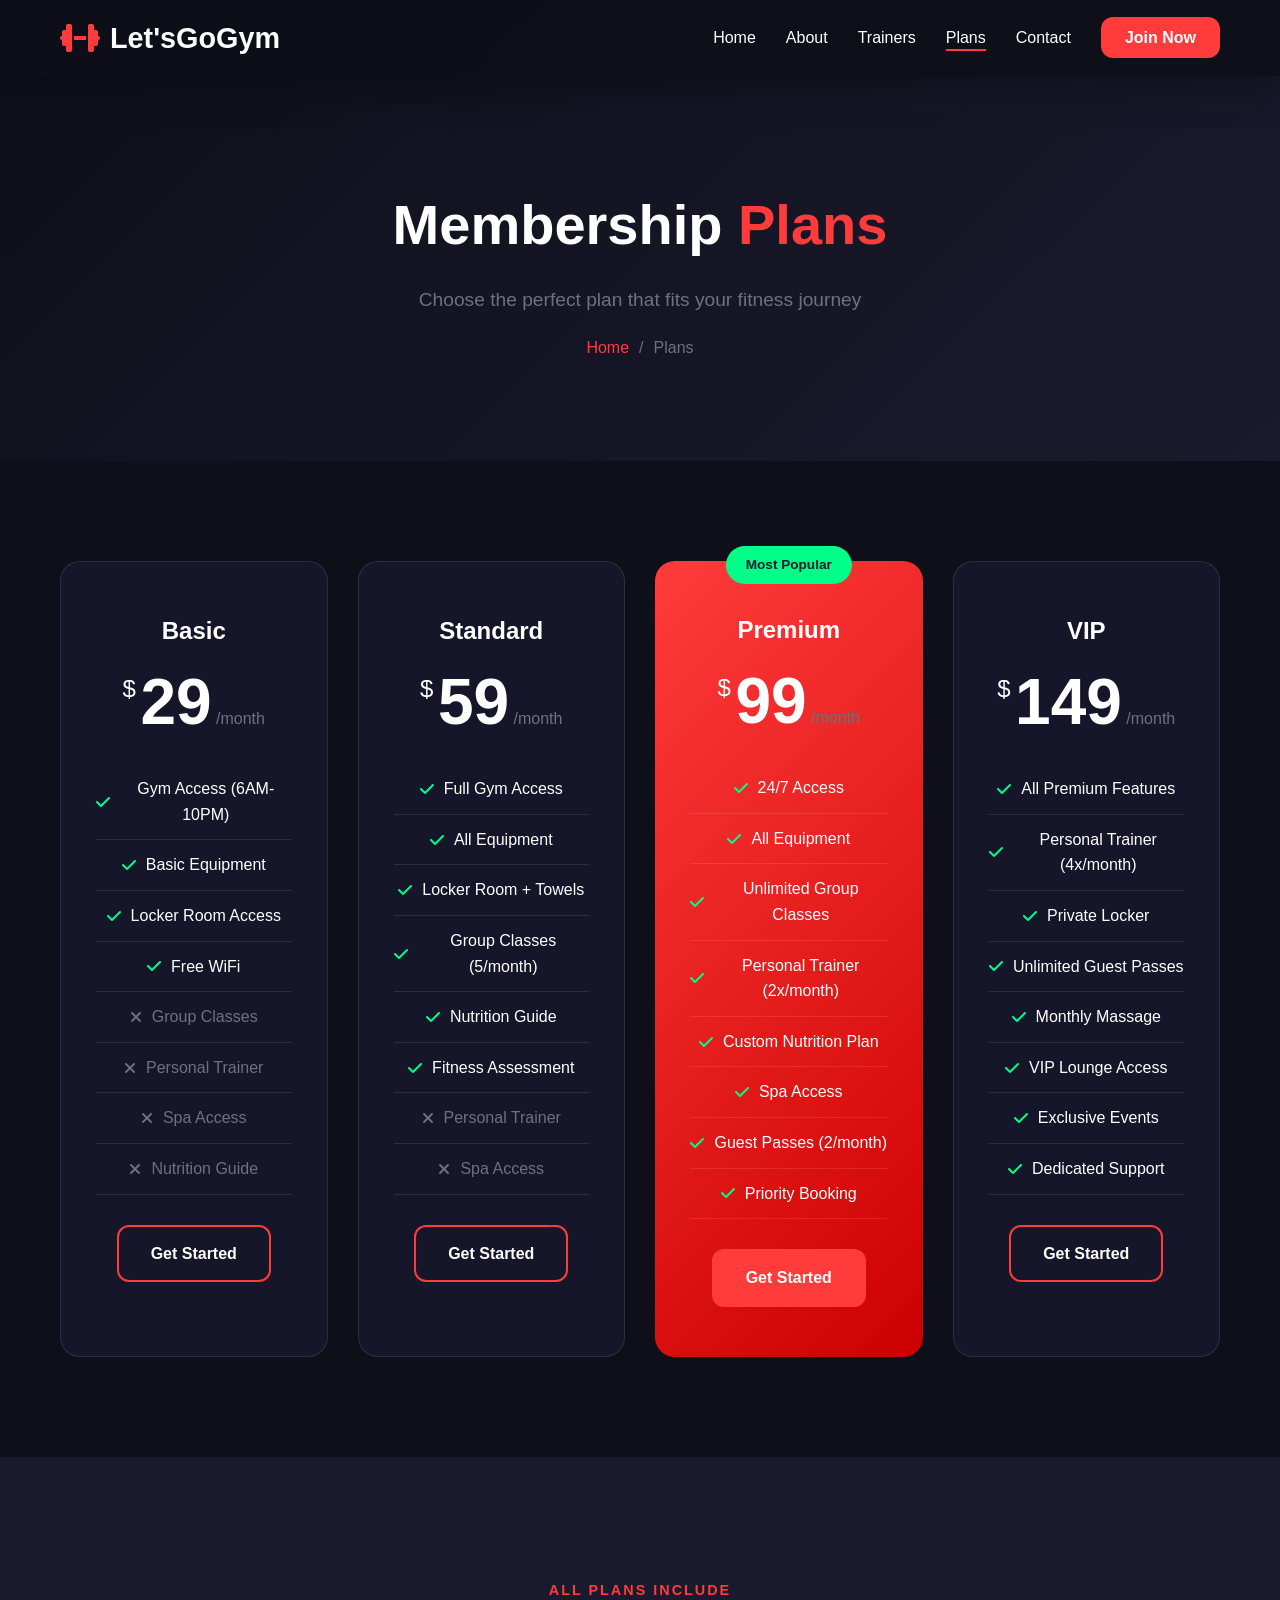
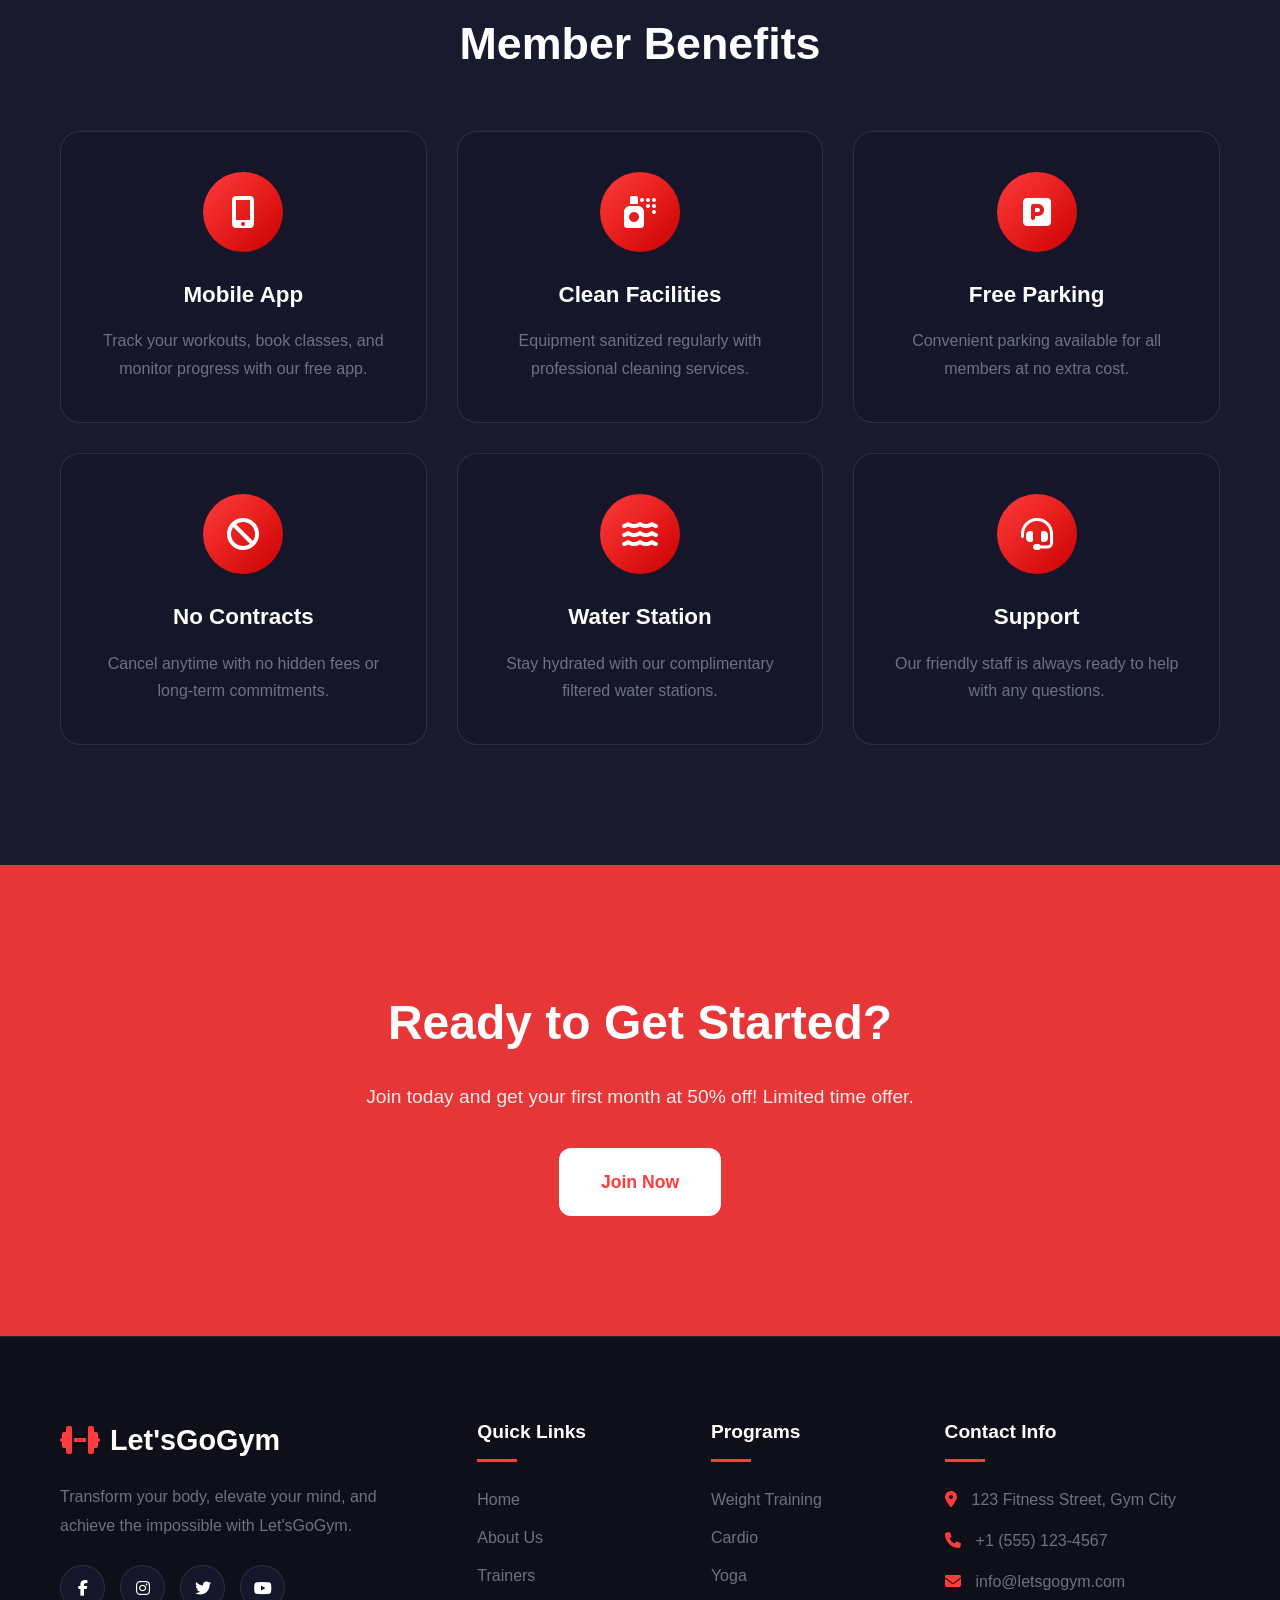
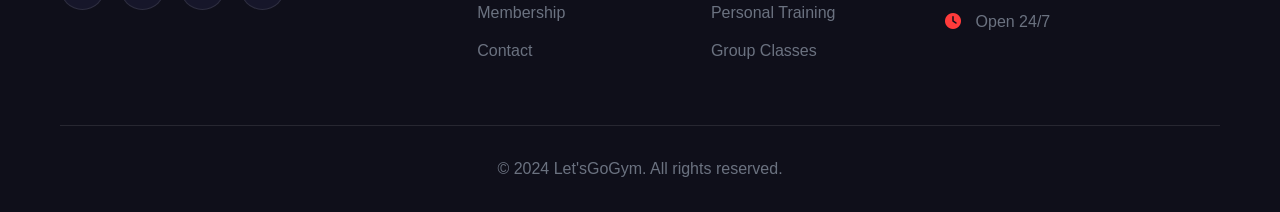
<file: about.html>
<!DOCTYPE html>
<html lang="en">
<head>
    <meta charset="UTF-8">
    <meta name="viewport" content="width=device-width, initial-scale=1.0">
    <title>Membership Plans - Let'sGoGym</title>
    <link rel="stylesheet" href="style.css">
    <link rel="stylesheet" href="https://cdnjs.cloudflare.com/ajax/libs/font-awesome/6.4.0/css/all.min.css">
</head>
<body>
    <!-- Navigation -->
    <nav class="navbar scrolled">
        <div class="nav-container">
            <a href="index.html" class="logo">
                <i class="fas fa-dumbbell"></i>
                Let'sGoGym
            </a>
            <button class="nav-toggle" aria-label="Toggle navigation">
                <span class="hamburger"></span>
            </button>
            <ul class="nav-menu">
                <li><a href="index.html" class="nav-link">Home</a></li>
                <li><a href="about.html" class="nav-link">About</a></li>
                <li><a href="trainers.html" class="nav-link">Trainers</a></li>
                <li><a href="plans.html" class="nav-link active">Plans</a></li>
                <li><a href="contact.html" class="nav-link">Contact</a></li>
                <li><a href="plans.html" class="nav-link btn-nav">Join Now</a></li>
            </ul>
        </div>
    </nav>

    <!-- Page Header -->
    <section class="page-header">
        <div class="container">
            <h1>Membership <span class="highlight">Plans</span></h1>
            <p>Choose the perfect plan that fits your fitness journey</p>
            <div class="breadcrumb">
                <a href="index.html">Home</a>
                <span>/</span>
                <span>Plans</span>
            </div>
        </div>
    </section>

    <!-- Plans Section -->
    <section class="plans-full">
        <div class="container">
            <div class="plans-full-grid">
                <!-- Basic Plan -->
                <div class="plan-card-full">
                    <div class="plan-header">
                        <h3>Basic</h3>
                        <div class="plan-price">
                            <span class="currency">$</span>
                            <span class="amount">29</span>
                            <span class="period">/month</span>
                        </div>
                    </div>
                    <ul class="plan-features">
                        <li><i class="fas fa-check"></i> Gym Access (6AM-10PM)</li>
                        <li><i class="fas fa-check"></i> Basic Equipment</li>
                        <li><i class="fas fa-check"></i> Locker Room Access</li>
                        <li><i class="fas fa-check"></i> Free WiFi</li>
                        <li class="disabled"><i class="fas fa-times"></i> Group Classes</li>
                        <li class="disabled"><i class="fas fa-times"></i> Personal Trainer</li>
                        <li class="disabled"><i class="fas fa-times"></i> Spa Access</li>
                        <li class="disabled"><i class="fas fa-times"></i> Nutrition Guide</li>
                    </ul>
                    <a href="contact.html" class="btn btn-outline">Get Started</a>
                </div>

                <!-- Standard Plan -->
                <div class="plan-card-full">
                    <div class="plan-header">
                        <h3>Standard</h3>
                        <div class="plan-price">
                            <span class="currency">$</span>
                            <span class="amount">59</span>
                            <span class="period">/month</span>
                        </div>
                    </div>
                    <ul class="plan-features">
                        <li><i class="fas fa-check"></i> Full Gym Access</li>
                        <li><i class="fas fa-check"></i> All Equipment</li>
                        <li><i class="fas fa-check"></i> Locker Room + Towels</li>
                        <li><i class="fas fa-check"></i> Group Classes (5/month)</li>
                        <li><i class="fas fa-check"></i> Nutrition Guide</li>
                        <li><i class="fas fa-check"></i> Fitness Assessment</li>
                        <li class="disabled"><i class="fas fa-times"></i> Personal Trainer</li>
                        <li class="disabled"><i class="fas fa-times"></i> Spa Access</li>
                    </ul>
                    <a href="contact.html" class="btn btn-outline">Get Started</a>
                </div>

                <!-- Premium Plan -->
                <div class="plan-card-full featured">
                    <div class="plan-badge">Most Popular</div>
                    <div class="plan-header">
                        <h3>Premium</h3>
                        <div class="plan-price">
                            <span class="currency">$</span>
                            <span class="amount">99</span>
                            <span class="period">/month</span>
                        </div>
                    </div>
                    <ul class="plan-features">
                        <li><i class="fas fa-check"></i> 24/7 Access</li>
                        <li><i class="fas fa-check"></i> All Equipment</li>
                        <li><i class="fas fa-check"></i> Unlimited Group Classes</li>
                        <li><i class="fas fa-check"></i> Personal Trainer (2x/month)</li>
                        <li><i class="fas fa-check"></i> Custom Nutrition Plan</li>
                        <li><i class="fas fa-check"></i> Spa Access</li>
                        <li><i class="fas fa-check"></i> Guest Passes (2/month)</li>
                        <li><i class="fas fa-check"></i> Priority Booking</li>
                    </ul>
                    <a href="contact.html" class="btn btn-primary">Get Started</a>
                </div>

                <!-- VIP Plan -->
                <div class="plan-card-full">
                    <div class="plan-header">
                        <h3>VIP</h3>
                        <div class="plan-price">
                            <span class="currency">$</span>
                            <span class="amount">149</span>
                            <span class="period">/month</span>
                        </div>
                    </div>
                    <ul class="plan-features">
                        <li><i class="fas fa-check"></i> All Premium Features</li>
                        <li><i class="fas fa-check"></i> Personal Trainer (4x/month)</li>
                        <li><i class="fas fa-check"></i> Private Locker</li>
                        <li><i class="fas fa-check"></i> Unlimited Guest Passes</li>
                        <li><i class="fas fa-check"></i> Monthly Massage</li>
                        <li><i class="fas fa-check"></i> VIP Lounge Access</li>
                        <li><i class="fas fa-check"></i> Exclusive Events</li>
                        <li><i class="fas fa-check"></i> Dedicated Support</li>
                    </ul>
                    <a href="contact.html" class="btn btn-outline">Get Started</a>
                </div>
            </div>
        </div>
    </section>

    <!-- Benefits Section -->
    <section class="benefits-section">
        <div class="container">
            <div class="section-header">
                <span class="section-tag">All Plans Include</span>
                <h2 class="section-title">Member Benefits</h2>
            </div>
            <div class="benefits-grid">
                <div class="benefit-card">
                    <div class="benefit-icon">
                        <i class="fas fa-mobile-alt"></i>
                    </div>
                    <h3>Mobile App</h3>
                    <p>Track your workouts, book classes, and monitor progress with our free app.</p>
                </div>
                <div class="benefit-card">
                    <div class="benefit-icon">
                        <i class="fas fa-spray-can"></i>
                    </div>
                    <h3>Clean Facilities</h3>
                    <p>Equipment sanitized regularly with professional cleaning services.</p>
                </div>
                <div class="benefit-card">
                    <div class="benefit-icon">
                        <i class="fas fa-parking"></i>
                    </div>
                    <h3>Free Parking</h3>
                    <p>Convenient parking available for all members at no extra cost.</p>
                </div>
                <div class="benefit-card">
                    <div class="benefit-icon">
                        <i class="fas fa-ban"></i>
                    </div>
                    <h3>No Contracts</h3>
                    <p>Cancel anytime with no hidden fees or long-term commitments.</p>
                </div>
                <div class="benefit-card">
                    <div class="benefit-icon">
                        <i class="fas fa-water"></i>
                    </div>
                    <h3>Water Station</h3>
                    <p>Stay hydrated with our complimentary filtered water stations.</p>
                </div>
                <div class="benefit-card">
                    <div class="benefit-icon">
                        <i class="fas fa-headset"></i>
                    </div>
                    <h3>Support</h3>
                    <p>Our friendly staff is always ready to help with any questions.</p>
                </div>
            </div>
        </div>
    </section>

    <!-- CTA Section -->
    <section class="cta-section">
        <div class="cta-overlay"></div>
        <div class="container">
            <div class="cta-content">
                <h2>Ready to Get Started?</h2>
                <p>Join today and get your first month at 50% off! Limited time offer.</p>
                <a href="contact.html" class="btn btn-primary btn-large">Join Now</a>
            </div>
        </div>
    </section>

    <!-- Footer -->
    <footer class="footer">
        <div class="container">
            <div class="footer-grid">
                <div class="footer-brand">
                    <a href="index.html" class="logo">
                        <i class="fas fa-dumbbell"></i>
                        Let'sGoGym
                    </a>
                    <p>Transform your body, elevate your mind, and achieve the impossible with Let'sGoGym.</p>
                    <div class="social-links">
                        <a href="#"><i class="fab fa-facebook-f"></i></a>
                        <a href="#"><i class="fab fa-instagram"></i></a>
                        <a href="#"><i class="fab fa-twitter"></i></a>
                        <a href="#"><i class="fab fa-youtube"></i></a>
                    </div>
                </div>
                <div class="footer-links">
                    <h4>Quick Links</h4>
                    <ul>
                        <li><a href="index.html">Home</a></li>
                        <li><a href="about.html">About Us</a></li>
                        <li><a href="trainers.html">Trainers</a></li>
                        <li><a href="plans.html">Membership</a></li>
                        <li><a href="contact.html">Contact</a></li>
                    </ul>
                </div>
                <div class="footer-links">
                    <h4>Programs</h4>
                    <ul>
                        <li><a href="#">Weight Training</a></li>
                        <li><a href="#">Cardio</a></li>
                        <li><a href="#">Yoga</a></li>
                        <li><a href="#">Personal Training</a></li>
                        <li><a href="#">Group Classes</a></li>
                    </ul>
                </div>
                <div class="footer-contact">
                    <h4>Contact Info</h4>
                    <ul>
                        <li><i class="fas fa-map-marker-alt"></i> 123 Fitness Street, Gym City</li>
                        <li><i class="fas fa-phone"></i> +1 (555) 123-4567</li>
                        <li><i class="fas fa-envelope"></i> info@letsgogym.com</li>
                        <li><i class="fas fa-clock"></i> Open 24/7</li>
                    </ul>
                </div>
            </div>
            <div class="footer-bottom">
                <p>&copy; 2024 Let'sGoGym. All rights reserved.</p>
            </div>
        </div>
    </footer>

    <script>
        // Mobile Navigation Toggle
        const navToggle = document.querySelector('.nav-toggle');
        const navMenu = document.querySelector('.nav-menu');

        navToggle.addEventListener('click', () => {
            navMenu.classList.toggle('active');
            navToggle.classList.toggle('active');
        });
    </script>
</body>
</html>
</file>
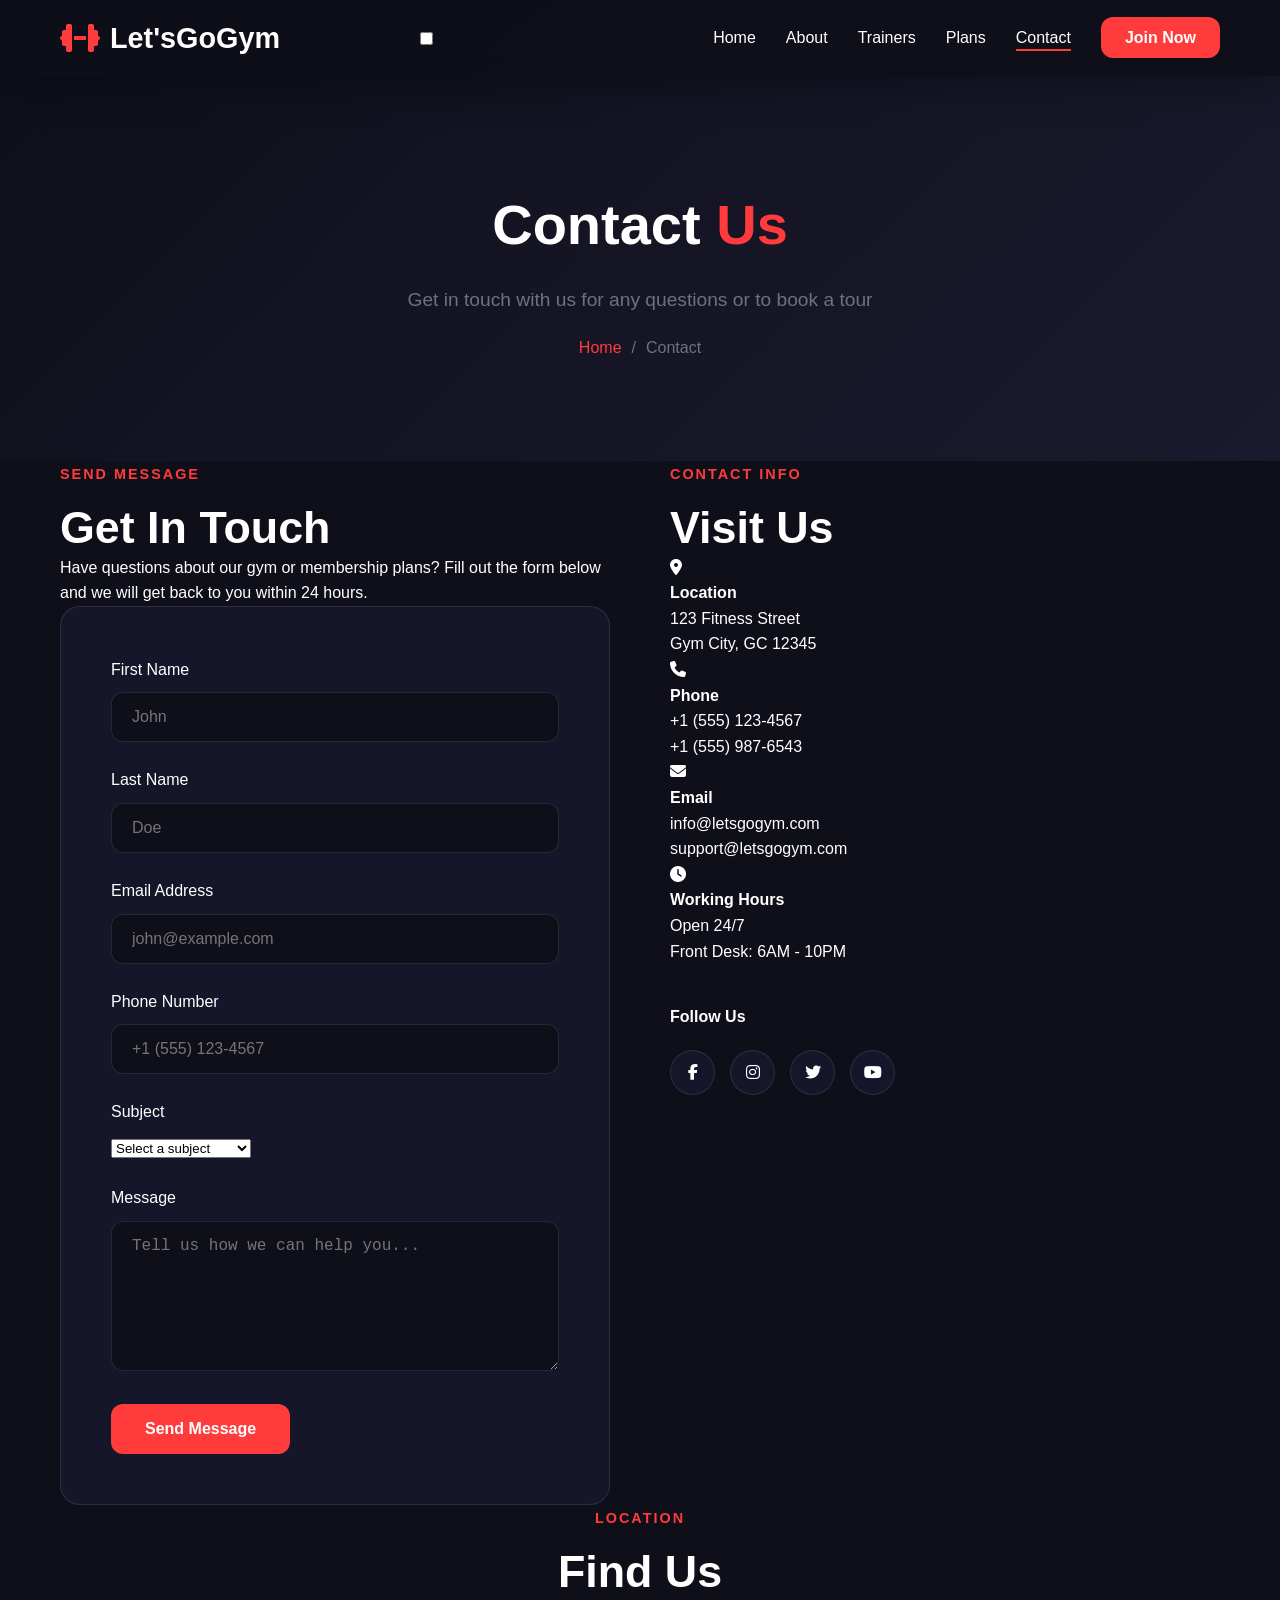
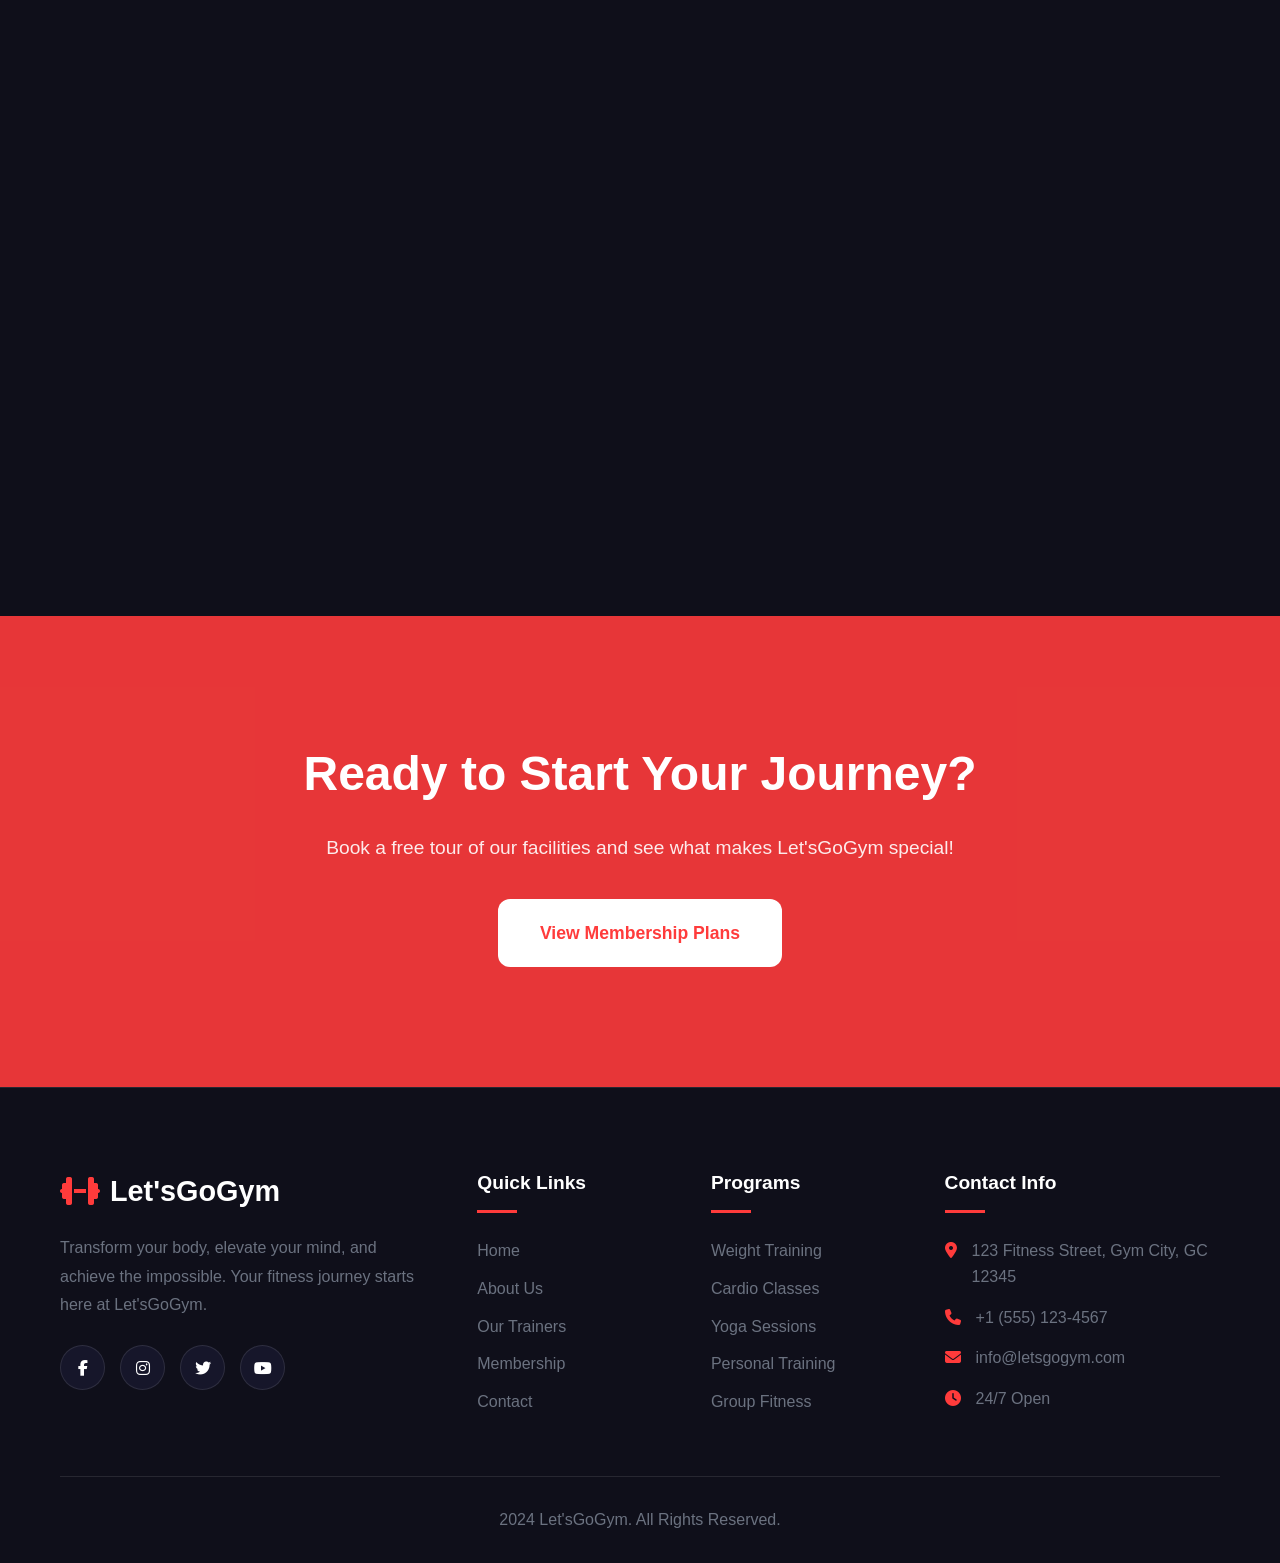
<file: contact.html>
<!DOCTYPE html>
<html lang="en">
<head>
    <meta charset="UTF-8">
    <meta name="viewport" content="width=device-width, initial-scale=1.0">
    <title>Contact Us - Let'sGoGym</title>
    <link rel="stylesheet" href="style.css">
    <link rel="stylesheet" href="https://cdnjs.cloudflare.com/ajax/libs/font-awesome/6.4.0/css/all.min.css">
</head>
<body>
    <!-- Navigation -->
    <nav class="navbar scrolled">
        <div class="nav-container">
            <a href="index.html" class="logo">
                <i class="fas fa-dumbbell"></i>
                Let'sGoGym
            </a>
            <input type="checkbox" id="nav-toggle" class="nav-checkbox">
            <label for="nav-toggle" class="nav-toggle-label">
                <span></span>
                <span></span>
                <span></span>
            </label>
            <ul class="nav-menu">
                <li><a href="index.html" class="nav-link">Home</a></li>
                <li><a href="about.html" class="nav-link">About</a></li>
                <li><a href="trainers.html" class="nav-link">Trainers</a></li>
                <li><a href="plans.html" class="nav-link">Plans</a></li>
                <li><a href="contact.html" class="nav-link active">Contact</a></li>
                <li><a href="plans.html" class="nav-link btn-nav">Join Now</a></li>
            </ul>
        </div>
    </nav>

    <!-- Page Header -->
    <section class="page-header">
        <div class="container">
            <h1>Contact <span class="highlight">Us</span></h1>
            <p>Get in touch with us for any questions or to book a tour</p>
            <div class="breadcrumb">
                <a href="index.html">Home</a>
                <span>/</span>
                <span>Contact</span>
            </div>
        </div>
    </section>

    <!-- Contact Section -->
    <section class="contact-page">
        <div class="container">
            <div class="contact-grid">
                <!-- Contact Form -->
                <div class="contact-form-wrapper">
                    <span class="section-tag">Send Message</span>
                    <h2 class="section-title">Get In Touch</h2>
                    <p class="contact-intro">Have questions about our gym or membership plans? Fill out the form below and we will get back to you within 24 hours.</p>
                    <form class="contact-form" action="#" method="POST">
                        <div class="form-row">
                            <div class="form-group">
                                <label for="firstName">First Name</label>
                                <input type="text" id="firstName" name="firstName" placeholder="John" required>
                            </div>
                            <div class="form-group">
                                <label for="lastName">Last Name</label>
                                <input type="text" id="lastName" name="lastName" placeholder="Doe" required>
                            </div>
                        </div>
                        <div class="form-row">
                            <div class="form-group">
                                <label for="email">Email Address</label>
                                <input type="email" id="email" name="email" placeholder="john@example.com" required>
                            </div>
                            <div class="form-group">
                                <label for="phone">Phone Number</label>
                                <input type="tel" id="phone" name="phone" placeholder="+1 (555) 123-4567">
                            </div>
                        </div>
                        <div class="form-group">
                            <label for="subject">Subject</label>
                            <select id="subject" name="subject" required>
                                <option value="">Select a subject</option>
                                <option value="membership">Membership Inquiry</option>
                                <option value="tour">Book a Tour</option>
                                <option value="training">Personal Training</option>
                                <option value="classes">Group Classes</option>
                                <option value="other">Other</option>
                            </select>
                        </div>
                        <div class="form-group">
                            <label for="message">Message</label>
                            <textarea id="message" name="message" rows="5" placeholder="Tell us how we can help you..." required></textarea>
                        </div>
                        <button type="submit" class="btn btn-primary btn-block">Send Message</button>
                    </form>
                </div>

                <!-- Contact Info -->
                <div class="contact-info-wrapper">
                    <div class="contact-info-card">
                        <span class="section-tag">Contact Info</span>
                        <h2 class="section-title">Visit Us</h2>
                        <div class="contact-info-list">
                            <div class="contact-info-item">
                                <div class="info-icon">
                                    <i class="fas fa-map-marker-alt"></i>
                                </div>
                                <div class="info-content">
                                    <h4>Location</h4>
                                    <p>123 Fitness Street<br>Gym City, GC 12345</p>
                                </div>
                            </div>
                            <div class="contact-info-item">
                                <div class="info-icon">
                                    <i class="fas fa-phone"></i>
                                </div>
                                <div class="info-content">
                                    <h4>Phone</h4>
                                    <p>+1 (555) 123-4567<br>+1 (555) 987-6543</p>
                                </div>
                            </div>
                            <div class="contact-info-item">
                                <div class="info-icon">
                                    <i class="fas fa-envelope"></i>
                                </div>
                                <div class="info-content">
                                    <h4>Email</h4>
                                    <p>info@letsgogym.com<br>support@letsgogym.com</p>
                                </div>
                            </div>
                            <div class="contact-info-item">
                                <div class="info-icon">
                                    <i class="fas fa-clock"></i>
                                </div>
                                <div class="info-content">
                                    <h4>Working Hours</h4>
                                    <p>Open 24/7<br>Front Desk: 6AM - 10PM</p>
                                </div>
                            </div>
                        </div>
                        <div class="contact-social">
                            <h4>Follow Us</h4>
                            <div class="social-links">
                                <a href="#"><i class="fab fa-facebook-f"></i></a>
                                <a href="#"><i class="fab fa-instagram"></i></a>
                                <a href="#"><i class="fab fa-twitter"></i></a>
                                <a href="#"><i class="fab fa-youtube"></i></a>
                            </div>
                        </div>
                    </div>
                </div>
            </div>
        </div>
    </section>

    <!-- Map Section -->
    <section class="map-section">
        <div class="container">
            <div class="section-header">
                <span class="section-tag">Location</span>
                <h2 class="section-title">Find Us</h2>
            </div>
            <div class="map-wrapper">
                <iframe 
                    src="https://www.google.com/maps/embed?pb=!1m18!1m12!1m3!1d3022.215256349542!2d-73.98784492404045!3d40.75797657138504!2m3!1f0!2f0!3f0!3m2!1i1024!2i768!4f13.1!3m3!1m2!1s0x89c25855c6480299%3A0x55194ec5a1ae072e!2sTimes%20Square!5e0!3m2!1sen!2sus!4v1699900000000!5m2!1sen!2sus" 
                    width="100%" 
                    height="450" 
                    style="border:0; border-radius: 20px;" 
                    allowfullscreen="" 
                    loading="lazy" 
                    referrerpolicy="no-referrer-when-downgrade">
                </iframe>
            </div>
        </div>
    </section>

    <!-- CTA Section -->
    <section class="cta-section">
        <div class="cta-overlay"></div>
        <div class="container">
            <div class="cta-content">
                <h2>Ready to Start Your Journey?</h2>
                <p>Book a free tour of our facilities and see what makes Let'sGoGym special!</p>
                <a href="plans.html" class="btn btn-primary btn-large">View Membership Plans</a>
            </div>
        </div>
    </section>

    <!-- Footer -->
    <footer class="footer">
        <div class="container">
            <div class="footer-grid">
                <div class="footer-brand">
                    <a href="index.html" class="logo">
                        <i class="fas fa-dumbbell"></i>
                        Let'sGoGym
                    </a>
                    <p>Transform your body, elevate your mind, and achieve the impossible. Your fitness journey starts here at Let'sGoGym.</p>
                    <div class="social-links">
                        <a href="#"><i class="fab fa-facebook-f"></i></a>
                        <a href="#"><i class="fab fa-instagram"></i></a>
                        <a href="#"><i class="fab fa-twitter"></i></a>
                        <a href="#"><i class="fab fa-youtube"></i></a>
                    </div>
                </div>
                <div class="footer-links">
                    <h4>Quick Links</h4>
                    <ul>
                        <li><a href="index.html">Home</a></li>
                        <li><a href="about.html">About Us</a></li>
                        <li><a href="trainers.html">Our Trainers</a></li>
                        <li><a href="plans.html">Membership</a></li>
                        <li><a href="contact.html">Contact</a></li>
                    </ul>
                </div>
                <div class="footer-links">
                    <h4>Programs</h4>
                    <ul>
                        <li><a href="#">Weight Training</a></li>
                        <li><a href="#">Cardio Classes</a></li>
                        <li><a href="#">Yoga Sessions</a></li>
                        <li><a href="#">Personal Training</a></li>
                        <li><a href="#">Group Fitness</a></li>
                    </ul>
                </div>
                <div class="footer-contact">
                    <h4>Contact Info</h4>
                    <ul>
                        <li><i class="fas fa-map-marker-alt"></i> 123 Fitness Street, Gym City, GC 12345</li>
                        <li><i class="fas fa-phone"></i> +1 (555) 123-4567</li>
                        <li><i class="fas fa-envelope"></i> info@letsgogym.com</li>
                        <li><i class="fas fa-clock"></i> 24/7 Open</li>
                    </ul>
                </div>
            </div>
            <div class="footer-bottom">
                <p>2024 Let'sGoGym. All Rights Reserved.</p>
            </div>
        </div>
    </footer>
</body>
</html>
</file>
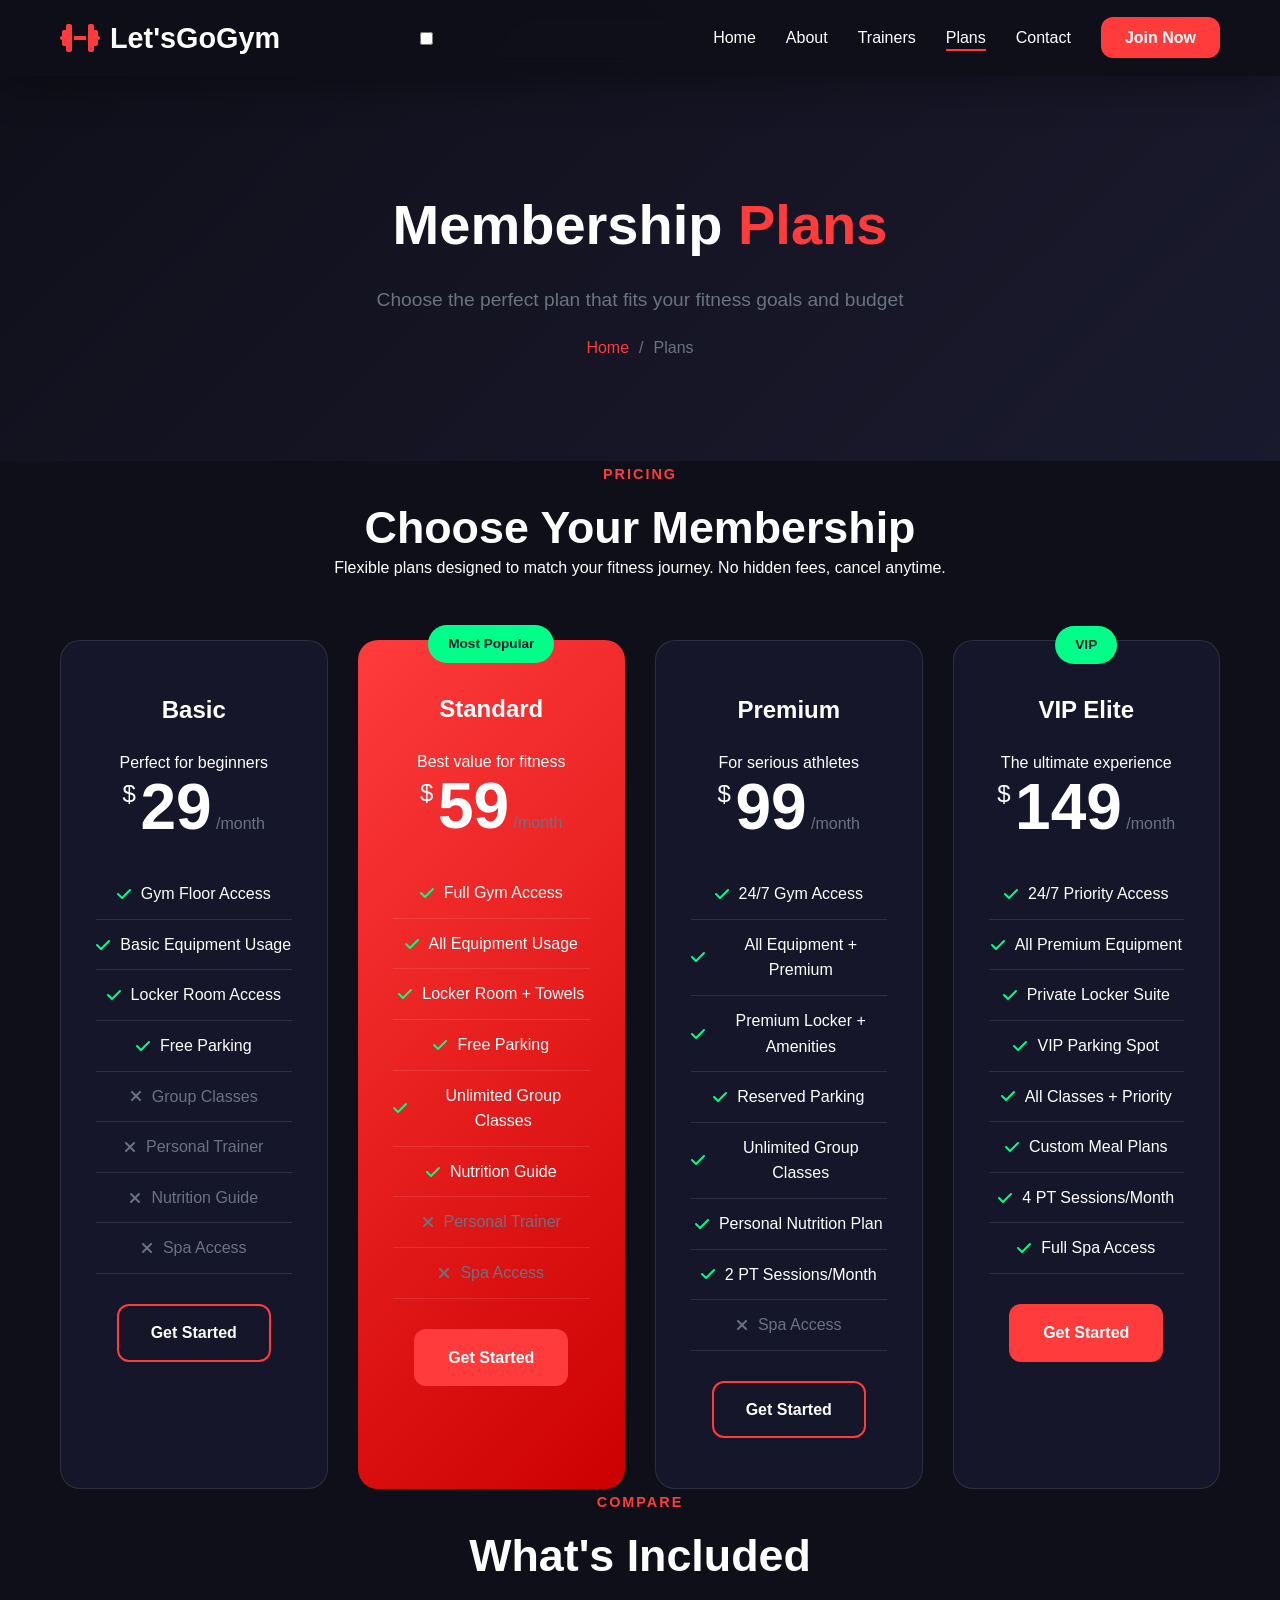
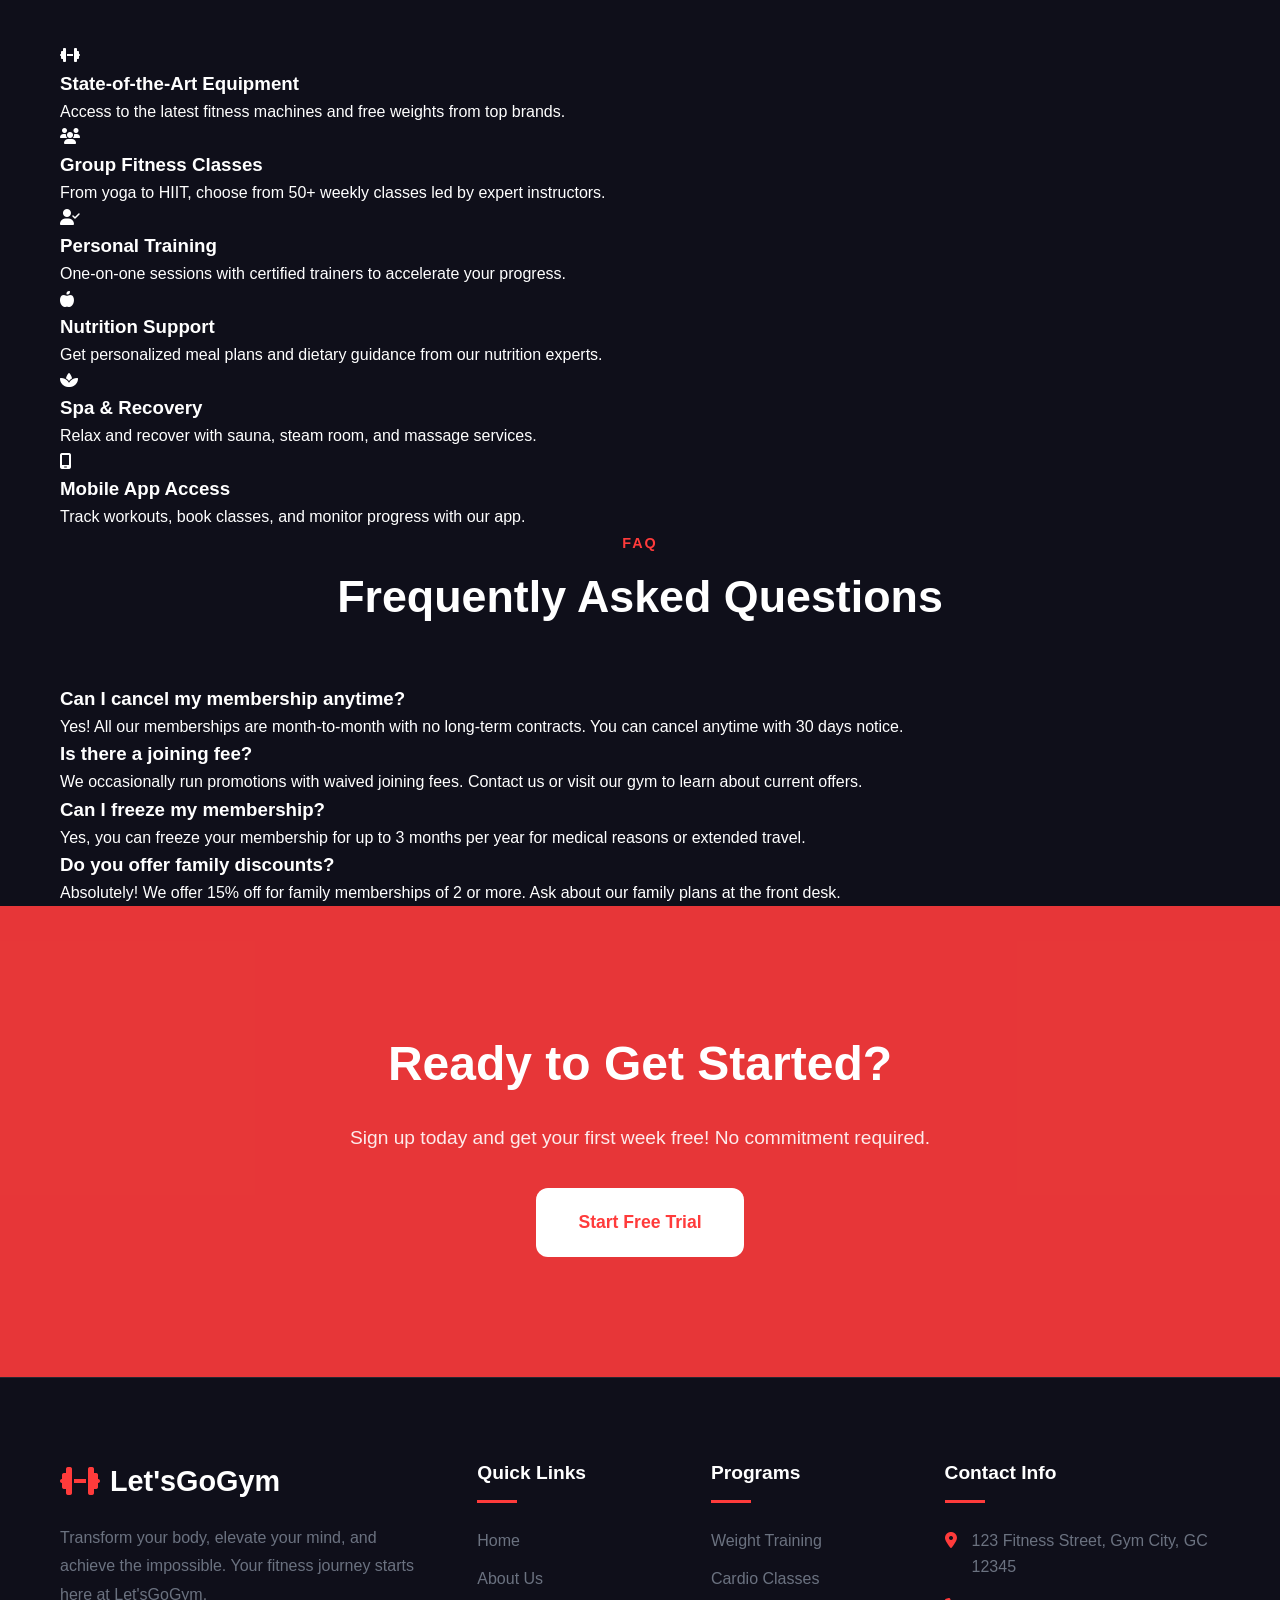
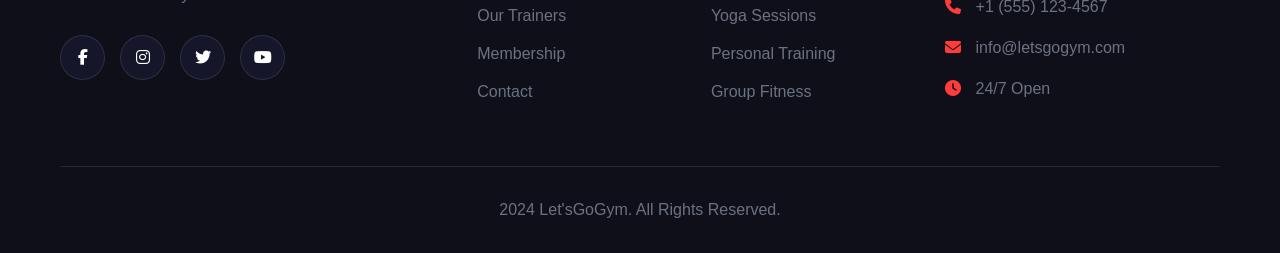
<file: plans.html>
<!DOCTYPE html>
<html lang="en">
<head>
    <meta charset="UTF-8">
    <meta name="viewport" content="width=device-width, initial-scale=1.0">
    <title>Membership Plans - Let'sGoGym</title>
    <link rel="stylesheet" href="style.css">
    <link rel="stylesheet" href="https://cdnjs.cloudflare.com/ajax/libs/font-awesome/6.4.0/css/all.min.css">
</head>
<body>
    <!-- Navigation -->
    <nav class="navbar scrolled">
        <div class="nav-container">
            <a href="index.html" class="logo">
                <i class="fas fa-dumbbell"></i>
                Let'sGoGym
            </a>
            <input type="checkbox" id="nav-toggle" class="nav-checkbox">
            <label for="nav-toggle" class="nav-toggle-label">
                <span></span>
                <span></span>
                <span></span>
            </label>
            <ul class="nav-menu">
                <li><a href="index.html" class="nav-link">Home</a></li>
                <li><a href="about.html" class="nav-link">About</a></li>
                <li><a href="trainers.html" class="nav-link">Trainers</a></li>
                <li><a href="plans.html" class="nav-link active">Plans</a></li>
                <li><a href="contact.html" class="nav-link">Contact</a></li>
                <li><a href="plans.html" class="nav-link btn-nav">Join Now</a></li>
            </ul>
        </div>
    </nav>

    <!-- Page Header -->
    <section class="page-header">
        <div class="container">
            <h1>Membership <span class="highlight">Plans</span></h1>
            <p>Choose the perfect plan that fits your fitness goals and budget</p>
            <div class="breadcrumb">
                <a href="index.html">Home</a>
                <span>/</span>
                <span>Plans</span>
            </div>
        </div>
    </section>

    <!-- Plans Section -->
    <section class="plans-page">
        <div class="container">
            <div class="section-header">
                <span class="section-tag">Pricing</span>
                <h2 class="section-title">Choose Your Membership</h2>
                <p class="section-description">Flexible plans designed to match your fitness journey. No hidden fees, cancel anytime.</p>
            </div>
            <div class="plans-full-grid">
                <!-- Basic Plan -->
                <div class="plan-card-full">
                    <div class="plan-header">
                        <h3>Basic</h3>
                        <p class="plan-tagline">Perfect for beginners</p>
                        <div class="plan-price">
                            <span class="currency">$</span>
                            <span class="amount">29</span>
                            <span class="period">/month</span>
                        </div>
                    </div>
                    <ul class="plan-features">
                        <li><i class="fas fa-check"></i> Gym Floor Access</li>
                        <li><i class="fas fa-check"></i> Basic Equipment Usage</li>
                        <li><i class="fas fa-check"></i> Locker Room Access</li>
                        <li><i class="fas fa-check"></i> Free Parking</li>
                        <li class="disabled"><i class="fas fa-times"></i> Group Classes</li>
                        <li class="disabled"><i class="fas fa-times"></i> Personal Trainer</li>
                        <li class="disabled"><i class="fas fa-times"></i> Nutrition Guide</li>
                        <li class="disabled"><i class="fas fa-times"></i> Spa Access</li>
                    </ul>
                    <a href="contact.html" class="btn btn-outline btn-block">Get Started</a>
                </div>

                <!-- Standard Plan -->
                <div class="plan-card-full featured">
                    <div class="plan-badge">Most Popular</div>
                    <div class="plan-header">
                        <h3>Standard</h3>
                        <p class="plan-tagline">Best value for fitness</p>
                        <div class="plan-price">
                            <span class="currency">$</span>
                            <span class="amount">59</span>
                            <span class="period">/month</span>
                        </div>
                    </div>
                    <ul class="plan-features">
                        <li><i class="fas fa-check"></i> Full Gym Access</li>
                        <li><i class="fas fa-check"></i> All Equipment Usage</li>
                        <li><i class="fas fa-check"></i> Locker Room + Towels</li>
                        <li><i class="fas fa-check"></i> Free Parking</li>
                        <li><i class="fas fa-check"></i> Unlimited Group Classes</li>
                        <li><i class="fas fa-check"></i> Nutrition Guide</li>
                        <li class="disabled"><i class="fas fa-times"></i> Personal Trainer</li>
                        <li class="disabled"><i class="fas fa-times"></i> Spa Access</li>
                    </ul>
                    <a href="contact.html" class="btn btn-primary btn-block">Get Started</a>
                </div>

                <!-- Premium Plan -->
                <div class="plan-card-full">
                    <div class="plan-header">
                        <h3>Premium</h3>
                        <p class="plan-tagline">For serious athletes</p>
                        <div class="plan-price">
                            <span class="currency">$</span>
                            <span class="amount">99</span>
                            <span class="period">/month</span>
                        </div>
                    </div>
                    <ul class="plan-features">
                        <li><i class="fas fa-check"></i> 24/7 Gym Access</li>
                        <li><i class="fas fa-check"></i> All Equipment + Premium</li>
                        <li><i class="fas fa-check"></i> Premium Locker + Amenities</li>
                        <li><i class="fas fa-check"></i> Reserved Parking</li>
                        <li><i class="fas fa-check"></i> Unlimited Group Classes</li>
                        <li><i class="fas fa-check"></i> Personal Nutrition Plan</li>
                        <li><i class="fas fa-check"></i> 2 PT Sessions/Month</li>
                        <li class="disabled"><i class="fas fa-times"></i> Spa Access</li>
                    </ul>
                    <a href="contact.html" class="btn btn-outline btn-block">Get Started</a>
                </div>

                <!-- VIP Plan -->
                <div class="plan-card-full vip">
                    <div class="plan-badge vip-badge">VIP</div>
                    <div class="plan-header">
                        <h3>VIP Elite</h3>
                        <p class="plan-tagline">The ultimate experience</p>
                        <div class="plan-price">
                            <span class="currency">$</span>
                            <span class="amount">149</span>
                            <span class="period">/month</span>
                        </div>
                    </div>
                    <ul class="plan-features">
                        <li><i class="fas fa-check"></i> 24/7 Priority Access</li>
                        <li><i class="fas fa-check"></i> All Premium Equipment</li>
                        <li><i class="fas fa-check"></i> Private Locker Suite</li>
                        <li><i class="fas fa-check"></i> VIP Parking Spot</li>
                        <li><i class="fas fa-check"></i> All Classes + Priority</li>
                        <li><i class="fas fa-check"></i> Custom Meal Plans</li>
                        <li><i class="fas fa-check"></i> 4 PT Sessions/Month</li>
                        <li><i class="fas fa-check"></i> Full Spa Access</li>
                    </ul>
                    <a href="contact.html" class="btn btn-primary btn-block">Get Started</a>
                </div>
            </div>
        </div>
    </section>

    <!-- Features Comparison -->
    <section class="comparison-section">
        <div class="container">
            <div class="section-header">
                <span class="section-tag">Compare</span>
                <h2 class="section-title">What's Included</h2>
            </div>
            <div class="comparison-grid">
                <div class="comparison-item">
                    <i class="fas fa-dumbbell"></i>
                    <h3>State-of-the-Art Equipment</h3>
                    <p>Access to the latest fitness machines and free weights from top brands.</p>
                </div>
                <div class="comparison-item">
                    <i class="fas fa-users"></i>
                    <h3>Group Fitness Classes</h3>
                    <p>From yoga to HIIT, choose from 50+ weekly classes led by expert instructors.</p>
                </div>
                <div class="comparison-item">
                    <i class="fas fa-user-check"></i>
                    <h3>Personal Training</h3>
                    <p>One-on-one sessions with certified trainers to accelerate your progress.</p>
                </div>
                <div class="comparison-item">
                    <i class="fas fa-apple-whole"></i>
                    <h3>Nutrition Support</h3>
                    <p>Get personalized meal plans and dietary guidance from our nutrition experts.</p>
                </div>
                <div class="comparison-item">
                    <i class="fas fa-spa"></i>
                    <h3>Spa & Recovery</h3>
                    <p>Relax and recover with sauna, steam room, and massage services.</p>
                </div>
                <div class="comparison-item">
                    <i class="fas fa-mobile-screen"></i>
                    <h3>Mobile App Access</h3>
                    <p>Track workouts, book classes, and monitor progress with our app.</p>
                </div>
            </div>
        </div>
    </section>

    <!-- FAQ Section -->
    <section class="faq-section">
        <div class="container">
            <div class="section-header">
                <span class="section-tag">FAQ</span>
                <h2 class="section-title">Frequently Asked Questions</h2>
            </div>
            <div class="faq-grid">
                <div class="faq-item">
                    <h3>Can I cancel my membership anytime?</h3>
                    <p>Yes! All our memberships are month-to-month with no long-term contracts. You can cancel anytime with 30 days notice.</p>
                </div>
                <div class="faq-item">
                    <h3>Is there a joining fee?</h3>
                    <p>We occasionally run promotions with waived joining fees. Contact us or visit our gym to learn about current offers.</p>
                </div>
                <div class="faq-item">
                    <h3>Can I freeze my membership?</h3>
                    <p>Yes, you can freeze your membership for up to 3 months per year for medical reasons or extended travel.</p>
                </div>
                <div class="faq-item">
                    <h3>Do you offer family discounts?</h3>
                    <p>Absolutely! We offer 15% off for family memberships of 2 or more. Ask about our family plans at the front desk.</p>
                </div>
            </div>
        </div>
    </section>

    <!-- CTA Section -->
    <section class="cta-section">
        <div class="cta-overlay"></div>
        <div class="container">
            <div class="cta-content">
                <h2>Ready to Get Started?</h2>
                <p>Sign up today and get your first week free! No commitment required.</p>
                <a href="contact.html" class="btn btn-primary btn-large">Start Free Trial</a>
            </div>
        </div>
    </section>

    <!-- Footer -->
    <footer class="footer">
        <div class="container">
            <div class="footer-grid">
                <div class="footer-brand">
                    <a href="index.html" class="logo">
                        <i class="fas fa-dumbbell"></i>
                        Let'sGoGym
                    </a>
                    <p>Transform your body, elevate your mind, and achieve the impossible. Your fitness journey starts here at Let'sGoGym.</p>
                    <div class="social-links">
                        <a href="#"><i class="fab fa-facebook-f"></i></a>
                        <a href="#"><i class="fab fa-instagram"></i></a>
                        <a href="#"><i class="fab fa-twitter"></i></a>
                        <a href="#"><i class="fab fa-youtube"></i></a>
                    </div>
                </div>
                <div class="footer-links">
                    <h4>Quick Links</h4>
                    <ul>
                        <li><a href="index.html">Home</a></li>
                        <li><a href="about.html">About Us</a></li>
                        <li><a href="trainers.html">Our Trainers</a></li>
                        <li><a href="plans.html">Membership</a></li>
                        <li><a href="contact.html">Contact</a></li>
                    </ul>
                </div>
                <div class="footer-links">
                    <h4>Programs</h4>
                    <ul>
                        <li><a href="#">Weight Training</a></li>
                        <li><a href="#">Cardio Classes</a></li>
                        <li><a href="#">Yoga Sessions</a></li>
                        <li><a href="#">Personal Training</a></li>
                        <li><a href="#">Group Fitness</a></li>
                    </ul>
                </div>
                <div class="footer-contact">
                    <h4>Contact Info</h4>
                    <ul>
                        <li><i class="fas fa-map-marker-alt"></i> 123 Fitness Street, Gym City, GC 12345</li>
                        <li><i class="fas fa-phone"></i> +1 (555) 123-4567</li>
                        <li><i class="fas fa-envelope"></i> info@letsgogym.com</li>
                        <li><i class="fas fa-clock"></i> 24/7 Open</li>
                    </ul>
                </div>
            </div>
            <div class="footer-bottom">
                <p>2024 Let'sGoGym. All Rights Reserved.</p>
            </div>
        </div>
    </footer>
</body>
</html>
</file>
<file: style.css>
/* ==========================================
   Let'sGoGym - Main Stylesheet
   ========================================== */

/* CSS Variables */
:root {
    --primary-color: #ff3b3b;
    --primary-dark: #cc0000;
    --secondary-color: #1a1a2e;
    --accent-color: #00ff88;
    --text-light: #ffffff;
    --text-dark: #1a1a2e;
    --text-gray: #6b7280;
    --bg-dark: #0f0f1a;
    --bg-light: #f8f9fa;
    --bg-card: #16162a;
    --border-color: rgba(255, 255, 255, 0.1);
    --shadow: 0 10px 40px rgba(0, 0, 0, 0.3);
    --shadow-light: 0 4px 20px rgba(0, 0, 0, 0.1);
    --transition: all 0.3s ease;
    --radius: 12px;
    --radius-lg: 20px;
}

/* Reset & Base Styles */
* {
    margin: 0;
    padding: 0;
    box-sizing: border-box;
}

html {
    scroll-behavior: smooth;
}

body {
    font-family: 'Segoe UI', Tahoma, Geneva, Verdana, sans-serif;
    line-height: 1.6;
    color: var(--text-light);
    background-color: var(--bg-dark);
    overflow-x: hidden;
}

a {
    text-decoration: none;
    color: inherit;
    transition: var(--transition);
}

ul {
    list-style: none;
}

img {
    max-width: 100%;
    height: auto;
    display: block;
}

/* Container */
.container {
    max-width: 1200px;
    margin: 0 auto;
    padding: 0 20px;
}

/* ==========================================
   Navigation
   ========================================== */
.navbar {
    position: fixed;
    top: 0;
    left: 0;
    right: 0;
    z-index: 1000;
    padding: 20px 0;
    transition: var(--transition);
    background: transparent;
}

.navbar.scrolled {
    background: rgba(15, 15, 26, 0.95);
    backdrop-filter: blur(10px);
    padding: 15px 0;
    box-shadow: var(--shadow);
}

.nav-container {
    max-width: 1200px;
    margin: 0 auto;
    padding: 0 20px;
    display: flex;
    justify-content: space-between;
    align-items: center;
}

.logo {
    font-size: 1.8rem;
    font-weight: 800;
    color: var(--text-light);
    display: flex;
    align-items: center;
    gap: 10px;
}

.logo i {
    color: var(--primary-color);
    font-size: 2rem;
}

.nav-menu {
    display: flex;
    align-items: center;
    gap: 30px;
}

.nav-link {
    color: var(--text-light);
    font-weight: 500;
    position: relative;
    padding: 5px 0;
}

.nav-link::after {
    content: '';
    position: absolute;
    bottom: 0;
    left: 0;
    width: 0;
    height: 2px;
    background: var(--primary-color);
    transition: var(--transition);
}

.nav-link:hover::after,
.nav-link.active::after {
    width: 100%;
}

.btn-nav {
    background: var(--primary-color);
    padding: 12px 24px;
    border-radius: var(--radius);
    font-weight: 600;
}

.btn-nav:hover {
    background: var(--primary-dark);
    transform: translateY(-2px);
}

.btn-nav::after {
    display: none;
}

/* Mobile Navigation */
.nav-toggle {
    display: none;
    background: none;
    border: none;
    cursor: pointer;
    padding: 10px;
}

.hamburger {
    display: block;
    width: 25px;
    height: 3px;
    background: var(--text-light);
    position: relative;
    transition: var(--transition);
}

.hamburger::before,
.hamburger::after {
    content: '';
    position: absolute;
    width: 25px;
    height: 3px;
    background: var(--text-light);
    transition: var(--transition);
}

.hamburger::before {
    top: -8px;
}

.hamburger::after {
    top: 8px;
}

.nav-toggle.active .hamburger {
    background: transparent;
}

.nav-toggle.active .hamburger::before {
    top: 0;
    transform: rotate(45deg);
}

.nav-toggle.active .hamburger::after {
    top: 0;
    transform: rotate(-45deg);
}

/* ==========================================
   Buttons
   ========================================== */
.btn {
    display: inline-block;
    padding: 14px 32px;
    border-radius: var(--radius);
    font-weight: 600;
    font-size: 1rem;
    cursor: pointer;
    transition: var(--transition);
    border: 2px solid transparent;
    text-align: center;
}

.btn-primary {
    background: var(--primary-color);
    color: var(--text-light);
}

.btn-primary:hover {
    background: var(--primary-dark);
    transform: translateY(-3px);
    box-shadow: 0 10px 30px rgba(255, 59, 59, 0.4);
}

.btn-secondary {
    background: transparent;
    color: var(--text-light);
    border-color: var(--text-light);
}

.btn-secondary:hover {
    background: var(--text-light);
    color: var(--text-dark);
    transform: translateY(-3px);
}

.btn-outline {
    background: transparent;
    color: var(--text-light);
    border-color: var(--primary-color);
}

.btn-outline:hover {
    background: var(--primary-color);
    color: var(--text-light);
    transform: translateY(-3px);
}

.btn-small {
    padding: 10px 20px;
    font-size: 0.9rem;
}

.btn-large {
    padding: 18px 40px;
    font-size: 1.1rem;
}

/* ==========================================
   Section Styles
   ========================================== */
.section-header {
    text-align: center;
    margin-bottom: 60px;
}

.section-tag {
    display: inline-block;
    color: var(--primary-color);
    font-weight: 600;
    font-size: 0.9rem;
    text-transform: uppercase;
    letter-spacing: 2px;
    margin-bottom: 15px;
}

.section-title {
    font-size: 2.8rem;
    font-weight: 800;
    color: var(--text-light);
    line-height: 1.2;
}

/* ==========================================
   Hero Section
   ========================================== */
.hero {
    min-height: 100vh;
    display: flex;
    align-items: center;
    justify-content: center;
    position: relative;
    background: url('https://images.unsplash.com/photo-1534438327276-14e5300c3a48?w=1920&h=1080&fit=crop') center/cover no-repeat;
}

.hero-overlay {
    position: absolute;
    top: 0;
    left: 0;
    right: 0;
    bottom: 0;
    background: linear-gradient(135deg, rgba(15, 15, 26, 0.95) 0%, rgba(26, 26, 46, 0.85) 100%);
}

.hero-content {
    position: relative;
    z-index: 1;
    text-align: center;
    max-width: 800px;
    padding: 0 20px;
    animation: fadeInUp 1s ease;
}

.hero-title {
    font-size: 4rem;
    font-weight: 800;
    margin-bottom: 20px;
    line-height: 1.1;
}

.highlight {
    color: var(--primary-color);
}

.hero-subtitle {
    font-size: 1.3rem;
    color: var(--text-gray);
    margin-bottom: 40px;
    max-width: 600px;
    margin-left: auto;
    margin-right: auto;
}

.hero-buttons {
    display: flex;
    gap: 20px;
    justify-content: center;
    flex-wrap: wrap;
}

.hero-scroll {
    position: absolute;
    bottom: 40px;
    left: 50%;
    transform: translateX(-50%);
    animation: bounce 2s infinite;
    z-index: 1;
}

.hero-scroll i {
    font-size: 2rem;
    color: var(--primary-color);
}

@keyframes fadeInUp {
    from {
        opacity: 0;
        transform: translateY(30px);
    }
    to {
        opacity: 1;
        transform: translateY(0);
    }
}

@keyframes bounce {
    0%, 20%, 50%, 80%, 100% {
        transform: translateX(-50%) translateY(0);
    }
    40% {
        transform: translateX(-50%) translateY(-10px);
    }
    60% {
        transform: translateX(-50%) translateY(-5px);
    }
}

/* ==========================================
   About Section
   ========================================== */
.about-section {
    padding: 120px 0;
    background: var(--bg-dark);
}

.about-grid {
    display: grid;
    grid-template-columns: 1fr 1fr;
    gap: 60px;
    align-items: center;
}

.about-image {
    position: relative;
}

.about-image img {
    border-radius: var(--radius-lg);
    box-shadow: var(--shadow);
}

.image-accent {
    position: absolute;
    top: -20px;
    left: -20px;
    right: 20px;
    bottom: 20px;
    border: 3px solid var(--primary-color);
    border-radius: var(--radius-lg);
    z-index: -1;
}

.about-content .section-tag {
    text-align: left;
}

.about-content .section-title {
    text-align: left;
    margin-bottom: 25px;
}

.about-text {
    color: var(--text-gray);
    margin-bottom: 20px;
    font-size: 1.1rem;
}

/* ==========================================
   Benefits Section
   ========================================== */
.benefits-section {
    padding: 120px 0;
    background: var(--secondary-color);
}

.benefits-grid {
    display: grid;
    grid-template-columns: repeat(3, 1fr);
    gap: 30px;
}

.benefit-card {
    background: var(--bg-card);
    padding: 40px 30px;
    border-radius: var(--radius-lg);
    text-align: center;
    transition: var(--transition);
    border: 1px solid var(--border-color);
}

.benefit-card:hover {
    transform: translateY(-10px);
    border-color: var(--primary-color);
    box-shadow: 0 20px 40px rgba(255, 59, 59, 0.2);
}

.benefit-icon {
    width: 80px;
    height: 80px;
    background: linear-gradient(135deg, var(--primary-color), var(--primary-dark));
    border-radius: 50%;
    display: flex;
    align-items: center;
    justify-content: center;
    margin: 0 auto 25px;
}

.benefit-icon i {
    font-size: 2rem;
    color: var(--text-light);
}

.benefit-card h3 {
    font-size: 1.4rem;
    margin-bottom: 15px;
    color: var(--text-light);
}

.benefit-card p {
    color: var(--text-gray);
    line-height: 1.7;
}

/* ==========================================
   Programs Section
   ========================================== */
.programs-section {
    padding: 120px 0;
    background: var(--bg-dark);
}

.programs-grid {
    display: grid;
    grid-template-columns: repeat(4, 1fr);
    gap: 30px;
}

.program-card {
    background: var(--bg-card);
    border-radius: var(--radius-lg);
    overflow: hidden;
    transition: var(--transition);
    border: 1px solid var(--border-color);
}

.program-card:hover {
    transform: translateY(-10px);
    box-shadow: var(--shadow);
}

.program-image {
    position: relative;
    height: 200px;
    overflow: hidden;
}

.program-image img {
    width: 100%;
    height: 100%;
    object-fit: cover;
    transition: var(--transition);
}

.program-card:hover .program-image img {
    transform: scale(1.1);
}

.program-overlay {
    position: absolute;
    top: 0;
    left: 0;
    right: 0;
    bottom: 0;
    background: rgba(255, 59, 59, 0.9);
    display: flex;
    align-items: center;
    justify-content: center;
    opacity: 0;
    transition: var(--transition);
}

.program-card:hover .program-overlay {
    opacity: 1;
}

.program-content {
    padding: 25px;
    text-align: center;
}

.program-icon {
    color: var(--primary-color);
    font-size: 2rem;
    margin-bottom: 15px;
}

.program-content h3 {
    font-size: 1.3rem;
    margin-bottom: 10px;
    color: var(--text-light);
}

.program-content p {
    color: var(--text-gray);
    font-size: 0.95rem;
}

/* ==========================================
   Trainers Section
   ========================================== */
.trainers-preview {
    padding: 120px 0;
    background: var(--secondary-color);
}

.trainers-grid {
    display: grid;
    grid-template-columns: repeat(3, 1fr);
    gap: 30px;
    margin-bottom: 40px;
}

.trainer-card {
    background: var(--bg-card);
    border-radius: var(--radius-lg);
    overflow: hidden;
    transition: var(--transition);
    border: 1px solid var(--border-color);
}

.trainer-card:hover {
    transform: translateY(-10px);
    border-color: var(--primary-color);
}

.trainer-image {
    position: relative;
    height: 300px;
    overflow: hidden;
}

.trainer-image img {
    width: 100%;
    height: 100%;
    object-fit: cover;
    transition: var(--transition);
}

.trainer-card:hover .trainer-image img {
    transform: scale(1.05);
}

.trainer-social {
    position: absolute;
    bottom: -50px;
    left: 0;
    right: 0;
    display: flex;
    justify-content: center;
    gap: 15px;
    padding: 15px;
    background: linear-gradient(transparent, rgba(0, 0, 0, 0.8));
    transition: var(--transition);
}

.trainer-card:hover .trainer-social {
    bottom: 0;
}

.trainer-social a {
    width: 40px;
    height: 40px;
    background: var(--primary-color);
    border-radius: 50%;
    display: flex;
    align-items: center;
    justify-content: center;
    color: var(--text-light);
    transition: var(--transition);
}

.trainer-social a:hover {
    background: var(--text-light);
    color: var(--primary-color);
    transform: scale(1.1);
}

.trainer-info {
    padding: 25px;
    text-align: center;
}

.trainer-info h3 {
    font-size: 1.3rem;
    color: var(--text-light);
    margin-bottom: 5px;
}

.trainer-info p {
    color: var(--primary-color);
    font-weight: 500;
}

.trainers-cta {
    text-align: center;
}

/* ==========================================
   Plans Section
   ========================================== */
.plans-preview {
    padding: 120px 0;
    background: var(--bg-dark);
}

.plans-grid {
    display: grid;
    grid-template-columns: repeat(3, 1fr);
    gap: 30px;
    margin-bottom: 40px;
}

.plan-card {
    background: var(--bg-card);
    border-radius: var(--radius-lg);
    padding: 40px 30px;
    text-align: center;
    transition: var(--transition);
    border: 1px solid var(--border-color);
    position: relative;
}

.plan-card:hover {
    transform: translateY(-10px);
    border-color: var(--primary-color);
}

.plan-card.featured {
    background: linear-gradient(135deg, var(--primary-color), var(--primary-dark));
    border: none;
    transform: scale(1.05);
}

.plan-card.featured:hover {
    transform: scale(1.08);
}

.plan-badge {
    position: absolute;
    top: -15px;
    left: 50%;
    transform: translateX(-50%);
    background: var(--accent-color);
    color: var(--text-dark);
    padding: 8px 20px;
    border-radius: 20px;
    font-size: 0.85rem;
    font-weight: 700;
}

.plan-header h3 {
    font-size: 1.5rem;
    margin-bottom: 20px;
    color: var(--text-light);
}

.plan-price {
    margin-bottom: 30px;
}

.plan-price .currency {
    font-size: 1.5rem;
    vertical-align: top;
}

.plan-price .amount {
    font-size: 4rem;
    font-weight: 800;
    line-height: 1;
}

.plan-price .period {
    color: var(--text-gray);
}

.plan-card.featured .plan-price .period {
    color: rgba(255, 255, 255, 0.8);
}

.plan-features {
    margin-bottom: 30px;
}

.plan-features li {
    padding: 12px 0;
    border-bottom: 1px solid var(--border-color);
    display: flex;
    align-items: center;
    justify-content: center;
    gap: 10px;
}

.plan-card.featured .plan-features li {
    border-color: rgba(255, 255, 255, 0.2);
}

.plan-features li i {
    color: var(--accent-color);
}

.plan-features li.disabled {
    color: var(--text-gray);
}

.plan-features li.disabled i {
    color: var(--text-gray);
}

.plan-card.featured .btn-primary {
    background: var(--text-light);
    color: var(--primary-color);
}

.plan-card.featured .btn-primary:hover {
    background: var(--text-dark);
    color: var(--text-light);
}

.plans-cta {
    text-align: center;
}

/* ==========================================
   Testimonials Section
   ========================================== */
.testimonials-section {
    padding: 120px 0;
    background: var(--secondary-color);
}

.testimonials-grid {
    display: grid;
    grid-template-columns: repeat(3, 1fr);
    gap: 30px;
}

.testimonial-card {
    background: var(--bg-card);
    border-radius: var(--radius-lg);
    padding: 40px 30px;
    transition: var(--transition);
    border: 1px solid var(--border-color);
}

.testimonial-card:hover {
    transform: translateY(-5px);
    border-color: var(--primary-color);
}

.testimonial-content {
    margin-bottom: 25px;
}

.stars {
    margin-bottom: 20px;
}

.stars i {
    color: #ffc107;
    font-size: 1.1rem;
}

.testimonial-content p {
    color: var(--text-gray);
    font-style: italic;
    line-height: 1.8;
}

.testimonial-author {
    display: flex;
    align-items: center;
    gap: 15px;
}

.testimonial-author img {
    width: 60px;
    height: 60px;
    border-radius: 50%;
    object-fit: cover;
    border: 3px solid var(--primary-color);
}

.testimonial-author h4 {
    color: var(--text-light);
    font-size: 1.1rem;
    margin-bottom: 3px;
}

.testimonial-author span {
    color: var(--text-gray);
    font-size: 0.9rem;
}

/* ==========================================
   CTA Section
   ========================================== */
.cta-section {
    padding: 120px 0;
    background: url('https://images.unsplash.com/photo-1517836357463-d25dfeac3438?w=1920&h=600&fit=crop') center/cover no-repeat;
    position: relative;
}

.cta-overlay {
    position: absolute;
    top: 0;
    left: 0;
    right: 0;
    bottom: 0;
    background: rgba(255, 59, 59, 0.9);
}

.cta-content {
    position: relative;
    z-index: 1;
    text-align: center;
    max-width: 700px;
    margin: 0 auto;
}

.cta-content h2 {
    font-size: 3rem;
    font-weight: 800;
    margin-bottom: 20px;
    color: var(--text-light);
}

.cta-content p {
    font-size: 1.2rem;
    margin-bottom: 35px;
    color: rgba(255, 255, 255, 0.9);
}

.cta-section .btn-primary {
    background: var(--text-light);
    color: var(--primary-color);
}

.cta-section .btn-primary:hover {
    background: var(--text-dark);
    color: var(--text-light);
}

/* ==========================================
   Footer
   ========================================== */
.footer {
    background: var(--bg-dark);
    padding: 80px 0 30px;
    border-top: 1px solid var(--border-color);
}

.footer-grid {
    display: grid;
    grid-template-columns: 2fr 1fr 1fr 1.5fr;
    gap: 50px;
    margin-bottom: 50px;
}

.footer-brand .logo {
    margin-bottom: 20px;
}

.footer-brand p {
    color: var(--text-gray);
    margin-bottom: 25px;
    line-height: 1.8;
}

.social-links {
    display: flex;
    gap: 15px;
}

.social-links a {
    width: 45px;
    height: 45px;
    background: var(--bg-card);
    border-radius: 50%;
    display: flex;
    align-items: center;
    justify-content: center;
    color: var(--text-light);
    transition: var(--transition);
    border: 1px solid var(--border-color);
}

.social-links a:hover {
    background: var(--primary-color);
    border-color: var(--primary-color);
    transform: translateY(-3px);
}

.footer-links h4,
.footer-contact h4 {
    color: var(--text-light);
    font-size: 1.2rem;
    margin-bottom: 25px;
    position: relative;
    padding-bottom: 15px;
}

.footer-links h4::after,
.footer-contact h4::after {
    content: '';
    position: absolute;
    bottom: 0;
    left: 0;
    width: 40px;
    height: 3px;
    background: var(--primary-color);
}

.footer-links li {
    margin-bottom: 12px;
}

.footer-links a {
    color: var(--text-gray);
    transition: var(--transition);
}

.footer-links a:hover {
    color: var(--primary-color);
    padding-left: 10px;
}

.footer-contact li {
    display: flex;
    align-items: flex-start;
    gap: 15px;
    margin-bottom: 15px;
    color: var(--text-gray);
}

.footer-contact li i {
    color: var(--primary-color);
    margin-top: 4px;
}

.footer-bottom {
    text-align: center;
    padding-top: 30px;
    border-top: 1px solid var(--border-color);
}

.footer-bottom p {
    color: var(--text-gray);
}

/* ==========================================
   About Page
   ========================================== */
.page-header {
    padding: 180px 0 100px;
    background: linear-gradient(135deg, var(--bg-dark) 0%, var(--secondary-color) 100%);
    text-align: center;
}

.page-header h1 {
    font-size: 3.5rem;
    font-weight: 800;
    margin-bottom: 15px;
}

.page-header p {
    color: var(--text-gray);
    font-size: 1.2rem;
}

.breadcrumb {
    display: flex;
    justify-content: center;
    gap: 10px;
    margin-top: 20px;
    color: var(--text-gray);
}

.breadcrumb a {
    color: var(--primary-color);
}

.about-full {
    padding: 100px 0;
    background: var(--bg-dark);
}

.about-full-grid {
    display: grid;
    grid-template-columns: 1fr 1fr;
    gap: 60px;
    align-items: center;
    margin-bottom: 80px;
}

.about-full-grid.reverse {
    direction: rtl;
}

.about-full-grid.reverse > * {
    direction: ltr;
}

.mission-vision {
    display: grid;
    grid-template-columns: 1fr 1fr;
    gap: 40px;
    margin-top: 60px;
}

.mission-card,
.vision-card {
    background: var(--bg-card);
    padding: 40px;
    border-radius: var(--radius-lg);
    border: 1px solid var(--border-color);
}

.mission-card h3,
.vision-card h3 {
    color: var(--primary-color);
    font-size: 1.5rem;
    margin-bottom: 20px;
    display: flex;
    align-items: center;
    gap: 15px;
}

.mission-card p,
.vision-card p {
    color: var(--text-gray);
    line-height: 1.8;
}

.why-choose {
    padding: 100px 0;
    background: var(--secondary-color);
}

.why-grid {
    display: grid;
    grid-template-columns: repeat(2, 1fr);
    gap: 30px;
}

.why-item {
    display: flex;
    gap: 20px;
    padding: 30px;
    background: var(--bg-card);
    border-radius: var(--radius-lg);
    transition: var(--transition);
    border: 1px solid var(--border-color);
}

.why-item:hover {
    border-color: var(--primary-color);
    transform: translateX(10px);
}

.why-item i {
    font-size: 2.5rem;
    color: var(--primary-color);
    flex-shrink: 0;
}

.why-item h4 {
    color: var(--text-light);
    font-size: 1.2rem;
    margin-bottom: 10px;
}

.why-item p {
    color: var(--text-gray);
}

/* ==========================================
   Trainers Page
   ========================================== */
.trainers-full {
    padding: 100px 0;
    background: var(--bg-dark);
}

.trainers-full-grid {
    display: grid;
    grid-template-columns: repeat(3, 1fr);
    gap: 40px;
}

.trainer-card-full {
    background: var(--bg-card);
    border-radius: var(--radius-lg);
    overflow: hidden;
    border: 1px solid var(--border-color);
    transition: var(--transition);
}

.trainer-card-full:hover {
    transform: translateY(-10px);
    border-color: var(--primary-color);
    box-shadow: var(--shadow);
}

.trainer-card-full .trainer-image {
    height: 350px;
}

.trainer-card-full .trainer-info {
    padding: 30px;
}

.trainer-card-full .trainer-bio {
    color: var(--text-gray);
    margin-top: 15px;
    font-size: 0.95rem;
    line-height: 1.7;
}

/* ==========================================
   Plans Page
   ========================================== */
.plans-full {
    padding: 100px 0;
    background: var(--bg-dark);
}

.plans-full-grid {
    display: grid;
    grid-template-columns: repeat(4, 1fr);
    gap: 30px;
}

.plan-card-full {
    background: var(--bg-card);
    border-radius: var(--radius-lg);
    padding: 50px 35px;
    text-align: center;
    transition: var(--transition);
    border: 1px solid var(--border-color);
    position: relative;
}

.plan-card-full:hover {
    transform: translateY(-10px);
    border-color: var(--primary-color);
}

.plan-card-full.featured {
    background: linear-gradient(135deg, var(--primary-color), var(--primary-dark));
    border: none;
}

/* ==========================================
   Contact Page
   ========================================== */
.contact-section {
    padding: 100px 0;
    background: var(--bg-dark);
}

.contact-grid {
    display: grid;
    grid-template-columns: 1fr 1fr;
    gap: 60px;
}

.contact-form {
    background: var(--bg-card);
    padding: 50px;
    border-radius: var(--radius-lg);
    border: 1px solid var(--border-color);
}

.contact-form h3 {
    font-size: 1.8rem;
    margin-bottom: 30px;
    color: var(--text-light);
}

.form-group {
    margin-bottom: 25px;
}

.form-group label {
    display: block;
    margin-bottom: 10px;
    color: var(--text-light);
    font-weight: 500;
}

.form-group input,
.form-group textarea {
    width: 100%;
    padding: 15px 20px;
    background: var(--bg-dark);
    border: 1px solid var(--border-color);
    border-radius: var(--radius);
    color: var(--text-light);
    font-size: 1rem;
    transition: var(--transition);
}

.form-group input:focus,
.form-group textarea:focus {
    outline: none;
    border-color: var(--primary-color);
}

.form-group textarea {
    min-height: 150px;
    resize: vertical;
}

.contact-info {
    padding: 50px;
}

.contact-info h3 {
    font-size: 1.8rem;
    margin-bottom: 30px;
    color: var(--text-light);
}

.info-item {
    display: flex;
    gap: 20px;
    margin-bottom: 30px;
}

.info-item i {
    width: 60px;
    height: 60px;
    background: var(--bg-card);
    border-radius: 50%;
    display: flex;
    align-items: center;
    justify-content: center;
    color: var(--primary-color);
    font-size: 1.5rem;
    flex-shrink: 0;
    border: 1px solid var(--border-color);
}

.info-item h4 {
    color: var(--text-light);
    margin-bottom: 8px;
}

.info-item p {
    color: var(--text-gray);
}

.contact-social {
    margin-top: 40px;
}

.contact-social h4 {
    color: var(--text-light);
    margin-bottom: 20px;
}

.map-section {
    padding: 0 0 100px;
    background: var(--bg-dark);
}

.map-container {
    border-radius: var(--radius-lg);
    overflow: hidden;
    border: 1px solid var(--border-color);
}

.map-container iframe {
    width: 100%;
    height: 400px;
    border: none;
}

/* ==========================================
   Responsive Design
   ========================================== */
@media (max-width: 1024px) {
    .programs-grid {
        grid-template-columns: repeat(2, 1fr);
    }

    .plans-full-grid {
        grid-template-columns: repeat(2, 1fr);
    }

    .footer-grid {
        grid-template-columns: repeat(2, 1fr);
    }
}

@media (max-width: 768px) {
    .nav-toggle {
        display: block;
    }

    .nav-menu {
        position: fixed;
        top: 0;
        right: -100%;
        width: 80%;
        max-width: 400px;
        height: 100vh;
        background: var(--bg-dark);
        flex-direction: column;
        padding: 100px 40px;
        transition: var(--transition);
        box-shadow: var(--shadow);
    }

    .nav-menu.active {
        right: 0;
    }

    .nav-link {
        font-size: 1.2rem;
    }

    .hero-title {
        font-size: 2.5rem;
    }

    .hero-subtitle {
        font-size: 1.1rem;
    }

    .section-title {
        font-size: 2rem;
    }

    .about-grid,
    .about-full-grid,
    .contact-grid {
        grid-template-columns: 1fr;
    }

    .about-full-grid.reverse {
        direction: ltr;
    }

    .benefits-grid,
    .programs-grid,
    .trainers-grid,
    .plans-grid,
    .testimonials-grid,
    .trainers-full-grid,
    .plans-full-grid,
    .why-grid,
    .mission-vision {
        grid-template-columns: 1fr;
    }

    .plan-card.featured {
        transform: scale(1);
    }

    .plan-card.featured:hover {
        transform: translateY(-10px);
    }

    .footer-grid {
        grid-template-columns: 1fr;
        text-align: center;
    }

    .footer-links h4::after,
    .footer-contact h4::after {
        left: 50%;
        transform: translateX(-50%);
    }

    .footer-contact li {
        justify-content: center;
    }

    .social-links {
        justify-content: center;
    }

    .cta-content h2 {
        font-size: 2rem;
    }

    .page-header h1 {
        font-size: 2.5rem;
    }
}

@media (max-width: 480px) {
    .hero-title {
        font-size: 2rem;
    }

    .hero-buttons {
        flex-direction: column;
    }

    .btn {
        width: 100%;
    }

    .section-title {
        font-size: 1.8rem;
    }

    .benefit-card,
    .program-card,
    .trainer-card,
    .plan-card,
    .testimonial-card {
        padding: 30px 20px;
    }

    .contact-form,
    .contact-info {
        padding: 30px 20px;
    }
}
</file>
